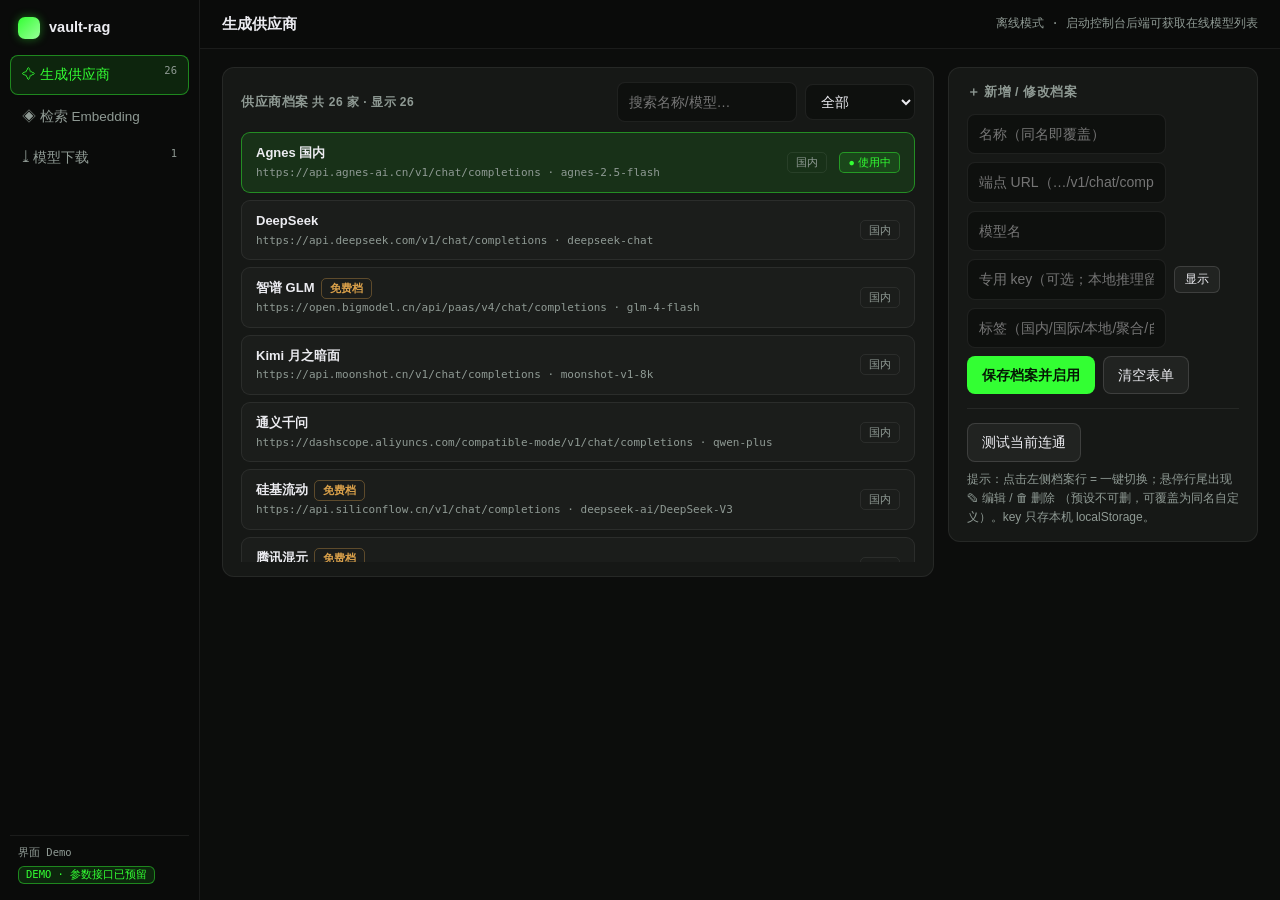
<file: docs/model_manager_demo.html>
<!DOCTYPE html>
<html lang="zh-CN">
<head>
<meta charset="UTF-8">
<meta name="viewport" content="width=device-width, initial-scale=1.0">
<title>vault-rag · 模型管理 Demo</title>
<!--
  ═══════════════════════════════════════════════════════════════
  模型管理界面 Demo（单文件 · 双击即用 · 数据存 localStorage）

  设计目标：
    · 生成供应商管理 = cc-switch 形态（预设库/搜索/增删改/一键切换/测活）
    · 模型下载      = LM Studio 形态（搜索模型→仓库→文件列表→队列进度→已下载）
    · 检索 Embedding = 来源链模式 + 端点档案 + 内置引擎状态

  参数接入：真实环境把底部 ADAPTER 区的 DEMO 置 false，并实现
  window.VaultRagAPI = { get/post/del } 指向后端 /api/* 端点即可，
  界面层只消费参数（profiles/ggufs/presets/downloads），不掺逻辑。
  另：检测到本地控制台(8765)在线时，模型搜索/文件列表走真实 HF 数据。
  ═══════════════════════════════════════════════════════════════
-->
<style>
:root {
  --bg: #0c0d0c; --surface: #161816; --surface2: #1e211f;
  --line: rgba(255,255,255,.07); --line2: rgba(255,255,255,.13);
  --fg: #ececf1; --muted: #8f9a94;
  --green: #33ff33; --green-dim: rgba(51,255,51,.11); --green-line: rgba(51,255,51,.45);
  --warn: #d9a04a; --err: #e06c5f;
  --radius: 12px; --mono: "Cascadia Code","JetBrains Mono",Consolas,monospace;
}
* { box-sizing: border-box; margin: 0; padding: 0; }
html, body { height: 100%; }
body { background: var(--bg); color: var(--fg);
  font: 14px/1.6 "Segoe UI Variable","Segoe UI","Microsoft YaHei",sans-serif; }
::-webkit-scrollbar { width: 9px; }
::-webkit-scrollbar-thumb { background: rgba(255,255,255,.12); border-radius: 6px; }
::-webkit-scrollbar-thumb:hover { background: rgba(51,255,51,.5); }
.app { display: flex; height: 100vh; }
.sidebar { width: 200px; flex-shrink: 0; background: #0a0b0a;
  border-right: 1px solid var(--line); padding: 14px 10px; display: flex; flex-direction: column; }
.brand { display: flex; align-items: center; gap: 9px; padding: 2px 8px 14px;
  font-weight: 650; font-size: 14.5px; }
.brand .dot-logo { width: 22px; height: 22px; border-radius: 7px; flex-shrink: 0;
  background: linear-gradient(135deg, #33ff33, #99ff99);
  box-shadow: 0 0 10px rgba(51,255,51,.4); }
.side-nav { flex: 1; }
.nav-item { display: block; width: 100%; text-align: left; background: none;
  border: 1px solid transparent; border-radius: 8px; color: var(--muted);
  font-size: 13.5px; padding: 8px 11px; margin: 2px 0; cursor: pointer;
  transition: all .14s; }
.nav-item:hover { color: var(--fg); background: rgba(255,255,255,.045); }
.nav-item.active { color: var(--green); background: var(--green-dim); border-color: var(--green-line); }
.nav-item .cnt { float: right; font: 10.5px var(--mono); color: var(--muted); }
.side-foot { border-top: 1px solid var(--line); padding: 10px 8px 2px;
  font: 10.5px var(--mono); color: var(--muted); }
.demo-badge { display: inline-block; background: var(--green-dim); color: var(--green);
  border: 1px solid var(--green-line); border-radius: 6px; padding: 1px 7px;
  font-size: 10.5px; margin-top: 6px; }
.content { flex: 1; display: flex; flex-direction: column; min-width: 0; }
.topbar { display: flex; align-items: center; justify-content: space-between;
  padding: 12px 22px; border-bottom: 1px solid var(--line); background: rgba(10,11,10,.8); }
.topbar h2 { font-size: 15px; }
main { flex: 1; overflow-y: auto; padding: 18px 22px; }
.panel { display: none; }
.panel.active { display: block; animation: rise .25s cubic-bezier(.2,.8,.2,1) both; }
@keyframes rise { from { opacity: 0; transform: translateY(8px); } }
.card { background: var(--surface); border: 1px solid var(--line);
  border-radius: var(--radius); padding: 14px 18px; margin-bottom: 14px; }
.card h3 { font-size: 12.5px; color: var(--muted); letter-spacing: .5px; margin-bottom: 12px; }
.muted { color: var(--muted); } .small { font-size: 12px; }
.mono { font-family: var(--mono); }
.row { display: flex; gap: 8px; align-items: center; margin: 8px 0; flex-wrap: wrap; }
input, select { background: rgba(0,0,0,.32); color: var(--fg); border: 1px solid var(--line);
  border-radius: 8px; padding: 8px 11px; font: inherit; }
input:focus, select:focus { outline: none; border-color: var(--green-line); }
button { background: rgba(255,255,255,.05); color: var(--fg); border: 1px solid var(--line2);
  border-radius: 8px; padding: 7px 14px; cursor: pointer; font: inherit; transition: all .14s; }
button:hover { border-color: var(--green-line); background: var(--green-dim); }
button.primary { background: var(--green); border-color: transparent; color: #041804; font-weight: 600; }
button.primary:hover { background: #5cff5c; }
button.danger { color: var(--err); border-color: rgba(224,108,95,.4); }
button.danger:hover { background: rgba(224,108,95,.1); }
button.mini { padding: 3px 10px; font-size: 11.5px; border-radius: 6px; }
.chip { font-size: 12px; color: var(--muted); background: rgba(255,255,255,.035);
  border: 1px solid var(--line); border-radius: 99px; padding: 4px 12px; cursor: pointer; }
.chip.on { color: #041804; background: var(--green); border-color: transparent; font-weight: 600; }
.msg { font-size: 12.5px; } .msg.ok { color: var(--green); } .msg.err { color: var(--err); }
.p-head { display: flex; align-items: center; justify-content: space-between; margin-bottom: 10px; }
.plist { display: flex; flex-direction: column; gap: 7px; max-height: 430px; overflow-y: auto; }
.prof { display: flex; align-items: center; gap: 12px; border: 1px solid var(--line);
  border-radius: 9px; background: rgba(255,255,255,.025); padding: 10px 14px; cursor: pointer;
  transition: all .15s; }
.prof:hover { border-color: var(--line2); background: rgba(255,255,255,.045); }
.prof.active { border-color: var(--green-line); background: var(--green-dim); }
.prof .body { flex: 1; min-width: 0; }
.prof .name { font-weight: 600; font-size: 13px; display: flex; gap: 6px; align-items: center; }
.prof .sub { color: var(--muted); font-size: 11px; font-family: var(--mono);
  overflow: hidden; text-overflow: ellipsis; white-space: nowrap; }
.tag { font-size: 10.5px; padding: 1px 8px; border-radius: 5px; flex-shrink: 0;
  border: 1px solid var(--line); color: var(--muted); }
.tag.use { color: var(--green); border-color: var(--green-line); background: var(--green-dim); }
.tag.local { color: #7dd3fc; border-color: rgba(125,211,252,.3); }
.tag.free { color: var(--warn); border-color: rgba(217,160,74,.35); }
.tag.key { color: var(--green); border: none; padding: 1px 4px; }
.prof .ops { display: none; gap: 4px; }
.prof:hover .ops { display: flex; }
.grid-2 { display: grid; grid-template-columns: 1.2fr 1fr; gap: 14px; align-items: start; }
@media (max-width: 1000px) { .grid-2 { grid-template-columns: 1fr; } }
.dl-row { display: flex; align-items: center; gap: 14px; border: 1px solid var(--line);
  border-radius: 9px; background: rgba(255,255,255,.025); padding: 10px 14px; margin-bottom: 8px; }
.dl-row .body { flex: 1; min-width: 0; }
.dl-row .name { font-weight: 600; font-size: 13px; }
.dl-row .sub { color: var(--muted); font-size: 11px; font-family: var(--mono); }
.qbadge { font-size: 10.5px; font-family: var(--mono); color: var(--green);
  border: 1px solid var(--green-line); border-radius: 5px; padding: 1px 7px; }
.dl-bar { height: 5px; background: rgba(255,255,255,.07); border-radius: 3px; overflow: hidden;
  margin-top: 6px; }
.dl-bar > div { height: 100%; width: 0; background: var(--green); transition: width .3s linear; }
.dl-info { font: 11px var(--mono); color: var(--muted); margin-top: 4px; }
.pulse-dot { display: inline-block; width: 7px; height: 7px; border-radius: 50%;
  background: var(--green); animation: blink 1s steps(2) infinite; margin-right: 6px; }
@keyframes blink { 50% { opacity: .25; } }
</style>
</head>
<body>
<div class="app">
  <aside class="sidebar">
    <div class="brand"><span class="dot-logo"></span> vault-rag</div>
    <div class="side-nav">
      <button class="nav-item active" data-nav="prov">✧ 生成供应商 <span class="cnt" id="cnt-prov"></span></button>
      <button class="nav-item" data-nav="emb">◈ 检索 Embedding</button>
      <button class="nav-item" data-nav="dl">⤓ 模型下载 <span class="cnt" id="cnt-dl"></span></button>
    </div>
    <div class="side-foot">
      界面 Demo<span class="demo-badge">DEMO · 参数接口已预留</span>
    </div>
  </aside>
  <div class="content">
    <div class="topbar"><h2 id="page-title">生成供应商</h2>
      <span class="mono muted small" id="head-info"></span></div>
    <main>

      <div class="panel active" id="panel-prov">
        <div class="grid-2">
          <div class="card">
            <div class="p-head">
              <h3 style="margin:0">供应商档案 <span class="muted small" id="prov-total"></span></h3>
              <div class="row" style="margin:0">
                <input id="prov-q" placeholder="搜索名称/模型…" style="width:180px">
                <select id="prov-tag" style="width:110px">
                  <option value="">全部</option><option>国内</option><option>国际</option>
                  <option>本地</option><option>聚合</option><option>自定义</option>
                </select>
              </div>
            </div>
            <div class="plist" id="prov-list"></div>
          </div>
          <div class="card">
            <h3 id="np-title">＋ 新增 / 修改档案</h3>
            <div class="row"><input id="np-name" placeholder="名称（同名即覆盖）"></div>
            <div class="row"><input id="np-url" placeholder="端点 URL（…/v1/chat/completions）"></div>
            <div class="row"><input id="np-model" placeholder="模型名"></div>
            <div class="row"><input id="np-key" type="password" placeholder="专用 key（可选；本地推理留空）">
              <button class="mini" id="np-eye">显示</button></div>
            <div class="row"><input id="np-tag" placeholder="标签（国内/国际/本地/聚合/自定义）"></div>
            <div class="row">
              <button class="primary" id="np-save">保存档案并启用</button>
              <button id="np-reset">清空表单</button>
            </div>
            <div class="msg" id="np-msg"></div>
            <hr style="border:none;border-top:1px solid var(--line);margin:14px 0">
            <div class="row">
              <button id="prov-test">测试当前连通</button>
              <span class="msg" id="prov-test-msg"></span>
            </div>
            <p class="muted small">提示：点击左侧档案行 = 一键切换；悬停行尾出现 ✎ 编辑 / 🗑 删除
              （预设不可删，可覆盖为同名自定义）。key 只存本机 localStorage。</p>
          </div>
        </div>
      </div>

      <div class="panel" id="panel-emb">
        <div class="card">
          <h3>向量来源链</h3>
          <p class="muted small">自动：HTTP 端点 → 内置 llama.cpp → 关键词（逐级降级，不阻塞检索）。</p>
          <div class="row" id="emb-mode">
            <label class="chip on" data-m="auto">● 自动（推荐）</label>
            <label class="chip" data-m="http">仅 HTTP 端点</label>
            <label class="chip" data-m="llamacpp">仅内置 llama.cpp</label>
            <label class="chip" data-m="off">纯关键词</label>
          </div>
        </div>
        <div class="grid-2">
          <div class="card">
            <h3>HTTP 端点档案</h3>
            <div class="plist" id="emb-list"></div>
            <h3 class="mt">＋ 新增 / 修改端点</h3>
            <div class="row"><input id="ep-name" placeholder="名称（如 LM Studio）"></div>
            <div class="row"><input id="ep-url" placeholder="URL（…/v1/embeddings）"></div>
            <div class="row"><input id="ep-model" placeholder="模型名"></div>
            <div class="row"><input id="ep-key" type="password" placeholder="key（云端用；本地留空）"></div>
            <div class="row"><button class="primary" id="ep-save">保存端点并启用</button>
              <span class="muted small">快捷：</span>
              <button class="mini" data-epq="LM Studio">LM Studio</button>
              <button class="mini" data-epq="内置 llama-server">llama-server</button>
              <button class="mini" data-epq="硅基流动">硅基流动</button></div>
          </div>
          <div class="card">
            <h3>内置 llama.cpp <span id="llama-state" class="muted small"></span></h3>
            <div class="kv" id="llama-info"></div>
            <h3 class="mt">已下载模型 <span class="muted small">（点击选用）</span></h3>
            <div class="plist" id="gguf-list"></div>
          </div>
        </div>
      </div>

      <div class="panel" id="panel-dl">
        <div class="card">
          <h3>搜索模型 <span class="muted small">（LM Studio 式：关键词或仓库 id；检测到本地控制台在线时拉真实 HF 数据）</span></h3>
          <div class="row">
            <input id="hf-kw" style="flex:1"
                   placeholder="搜索：关键词（qwen3 embedding）或仓库 id（Qwen/Qwen3-Embedding-0.6B-GGUF）">
            <button class="primary" id="hf-search">🔍 搜索模型</button>
          </div>
          <div class="row">
            <input id="hf-repo" style="flex:1" value="Qwen/Qwen3-Embedding-0.6B-GGUF"
                   placeholder="仓库 id">
            <label class="chip on" id="hf-mirror">hf-mirror 镜像</label>
            <button id="hf-browse">浏览文件</button>
          </div>
          <div id="hf-files" class="plist muted small">输入关键词或仓库后搜索</div>
        </div>
        <div class="card">
          <h3>下载队列 <span class="muted small" id="dl-hint"></span></h3>
          <div id="dl-queue" class="muted small">（无进行中任务）</div>
        </div>
        <div class="card">
          <h3>已下载模型 <span class="muted small" id="dl-done-hint"></span></h3>
          <div id="dl-done" class="plist"></div>
        </div>
      </div>

    </main>
  </div>
</div>

<script>
"use strict";
/* ══════════════ ADAPTER（真实环境替换此区即可） ══════════════ */
const DEMO = true;
const store = {
  get(k, d) { try { const v = localStorage.getItem("vr_" + k); return v ? JSON.parse(v) : d; } catch { return d; } },
  set(k, v) { localStorage.setItem("vr_" + k, JSON.stringify(v)); },
};
const esc = s => String(s ?? "").replace(/&/g, "&amp;").replace(/</g, "&lt;").replace(/>/g, "&gt;");
const $ = id => document.getElementById(id);
const fmtW = n => n >= 10000 ? (n / 1000).toFixed(1) + "k" : String(n);

/* ══════════════ 导航 ══════════════ */
const TITLES = { prov: "生成供应商", emb: "检索 Embedding", dl: "模型下载" };
document.querySelectorAll(".nav-item").forEach(b =>
  b.addEventListener("click", () => {
    document.querySelectorAll(".nav-item").forEach(x => x.classList.remove("active"));
    document.querySelectorAll(".panel").forEach(x => x.classList.remove("active"));
    b.classList.add("active");
    $("panel-" + b.dataset.nav).classList.add("active");
    $("page-title").textContent = TITLES[b.dataset.nav];
    if (b.dataset.nav === "prov") renderProv();
    if (b.dataset.nav === "emb") renderEmb();
    if (b.dataset.nav === "dl") { $("hf-repo").value = hfRepo; renderDlPage(); }
  }));

/* ══════════════ 生成供应商预设库（26 家） ══════════════ */
const PRESETS = [
  { name: "Agnes 国内",    tag: "国内", url: "https://api.agnes-ai.cn/v1/chat/completions",                 model: "agnes-2.5-flash" },
  { name: "DeepSeek",      tag: "国内", url: "https://api.deepseek.com/v1/chat/completions",               model: "deepseek-chat" },
  { name: "智谱 GLM",      tag: "国内", url: "https://open.bigmodel.cn/api/paas/v4/chat/completions",      model: "glm-4-flash", free: true },
  { name: "Kimi 月之暗面", tag: "国内", url: "https://api.moonshot.cn/v1/chat/completions",                model: "moonshot-v1-8k" },
  { name: "通义千问",      tag: "国内", url: "https://dashscope.aliyuncs.com/compatible-mode/v1/chat/completions", model: "qwen-plus" },
  { name: "硅基流动",      tag: "国内", url: "https://api.siliconflow.cn/v1/chat/completions",             model: "deepseek-ai/DeepSeek-V3", free: true },
  { name: "腾讯混元",      tag: "国内", url: "https://api.hunyuan.cloud.tencent.com/v1/chat/completions",  model: "hunyuan-lite", free: true },
  { name: "MiniMax",       tag: "国内", url: "https://api.minimax.chat/v1/text/chatcompletion_v2",         model: "abab6.5s-chat" },
  { name: "阶跃星辰",      tag: "国内", url: "https://api.stepfun.com/v1/chat/completions",                model: "step-1-8k" },
  { name: "零一万物",      tag: "国内", url: "https://api.lingyiwanwu.com/v1/chat/completions",            model: "yi-large" },
  { name: "百度千帆",      tag: "国内", url: "https://qianfan.baidubce.com/v2/chat/completions",           model: "ernie-4.0-8k" },
  { name: "字节豆包",      tag: "国内", url: "https://ark.cn-beijing.volces.com/api/v3/chat/completions",  model: "doubao-pro-32k" },
  { name: "OpenAI",        tag: "国际", url: "https://api.openai.com/v1/chat/completions",                 model: "gpt-4o-mini" },
  { name: "OpenRouter",    tag: "聚合", url: "https://openrouter.ai/api/v1/chat/completions",              model: "openrouter/auto" },
  { name: "Gemini",        tag: "国际", url: "https://generativelanguage.googleapis.com/v1beta/openai/chat/completions", model: "gemini-2.0-flash", free: true },
  { name: "Groq",          tag: "国际", url: "https://api.groq.com/openai/v1/chat/completions",            model: "llama-3.3-70b-versatile", free: true },
  { name: "Mistral",       tag: "国际", url: "https://api.mistral.ai/v1/chat/completions",                 model: "mistral-small-latest" },
  { name: "xAI Grok",      tag: "国际", url: "https://api.x.ai/v1/chat/completions",                       model: "grok-beta" },
  { name: "Together",      tag: "聚合", url: "https://api.together.xyz/v1/chat/completions",               model: "meta-llama/Llama-3.3-70B-Instruct-Turbo" },
  { name: "Fireworks",     tag: "聚合", url: "https://api.fireworks.ai/inference/v1/chat/completions",     model: "llama-v3p3-70b-instruct" },
  { name: "Cerebras",      tag: "国际", url: "https://api.cerebras.ai/v1/chat/completions",                model: "llama3.1-8b", free: true },
  { name: "Perplexity",    tag: "国际", url: "https://api.perplexity.ai/chat/completions",                 model: "sonar" },
  { name: "LM Studio",     tag: "本地", url: "http://127.0.0.1:1234/v1/chat/completions",   model: "（已加载模型）", local: true },
  { name: "Ollama",        tag: "本地", url: "http://127.0.0.1:11434/v1/chat/completions",  model: "llama3.1", local: true },
  { name: "llama.cpp",     tag: "本地", url: "http://127.0.0.1:8080/v1/chat/completions",   model: "qwen3", local: true },
  { name: "vLLM",          tag: "本地", url: "http://127.0.0.1:8000/v1/chat/completions",   model: "（部署的模型）", local: true },
];

const EMB_PRESETS = [
  { name: "LM Studio",          url: "http://127.0.0.1:1234/v1/embeddings",  model: "text-embedding-qwen3-embedding-0.6b", local: true },
  { name: "内置 llama-server",  url: "http://127.0.0.1:18900/v1/embeddings", model: "qwen3", local: true },
  { name: "硅基流动 Qwen3",     url: "https://api.siliconflow.cn/v1/embeddings", model: "Qwen/Qwen3-Embedding-0.6B" },
];

/* ══════════════ 状态 ══════════════ */
let profiles = store.get("profiles", PRESETS.map(p => ({ ...p })));
let active   = store.get("active", "Agnes 国内");
let embMode  = store.get("embMode", "auto");
let embProfiles = store.get("embProfiles", EMB_PRESETS.map(p => ({ ...p })));
let embActive = store.get("embActive", "LM Studio");
let ggufs    = store.get("ggufs", [{ file: "Qwen3-Embedding-0.6B-Q8_0.gguf", mb: 650 }]);
let ggufUse  = store.get("ggufUse", "Qwen3-Embedding-0.6B-Q8_0.gguf");
let downloads = store.get("downloads", {});
let hfRepo = store.get("hfRepo", "Qwen/Qwen3-Embedding-0.6B-GGUF");
let hfFiles = [];
let backendLive = null;

function save() {
  store.set("profiles", profiles); store.set("active", active);
  store.set("embMode", embMode); store.set("embProfiles", embProfiles);
  store.set("embActive", embActive); store.set("ggufs", ggufs);
  store.set("ggufUse", ggufUse); store.set("downloads", downloads);
  store.set("hfRepo", hfRepo);
}

/* ══════════════ 生成供应商 ══════════════ */
function renderProv() {
  const q = ($("prov-q").value || "").toLowerCase();
  const tag = $("prov-tag").value;
  const list = profiles.filter(p =>
    (!tag || (p.tag || "自定义") === tag || (tag === "自定义" && p.custom)) &&
    (!q || p.name.toLowerCase().includes(q) || p.model.toLowerCase().includes(q) || p.url.toLowerCase().includes(q)));
  $("prov-total").textContent = `共 ${profiles.length} 家 · 显示 ${list.length}`;
  $("cnt-prov").textContent = profiles.length;
  const box = $("prov-list");
  box.innerHTML = "";
  list.forEach(p => {
    const act = p.name === active;
    const row = document.createElement("div");
    row.className = "prof" + (act ? " active" : "");
    row.innerHTML =
      `<div class="body"><div class="name">${esc(p.name)}` +
      (p.free ? ` <span class="tag free">免费档</span>` : ``) +
      (p.local ? ` <span class="tag local">本地</span>` : ``) +
      (p.key ? `<span class="tag key" title="档案自带 key">🔑</span>` : ``) +
      `</div><div class="sub">${esc(p.url)} · ${esc(p.model)}</div></div>` +
      `<span class="tag">${esc(p.tag || "")}</span>` +
      (act ? `<span class="tag use">● 使用中</span>` : ``) +
      `<div class="ops"><button class="mini" data-edit="${esc(p.name)}">✎</button>` +
      `<button class="mini danger" data-del="${esc(p.name)}">🗑</button></div>`;
    row.addEventListener("click", (e) => {
      if (e.target.closest("[data-edit]")) { fillForm(p); return; }
      if (e.target.closest("[data-del]")) {
        if (!confirm(`删除档案「${p.name}」？`)) return;
        profiles = profiles.filter(x => x.name !== p.name);
        if (active === p.name) active = profiles[0].name;
        save(); renderProv(); return;
      }
      active = p.name; save(); renderProv();
    });
    box.appendChild(row);
  });
}
function fillForm(p) {
  $("np-title").textContent = "✎ 编辑档案 · " + p.name;
  $("np-name").value = p.name; $("np-url").value = p.url;
  $("np-model").value = p.model; $("np-key").value = p.key || "";
  $("np-tag").value = p.tag || ""; $("np-name").focus();
}
$("prov-q").addEventListener("input", renderProv);
$("prov-tag").addEventListener("change", renderProv);
$("np-eye").addEventListener("click", () => {
  const k = $("np-key"); k.type = k.type === "password" ? "text" : "password";
});
$("np-reset").addEventListener("click", () => {
  ["np-name", "np-url", "np-model", "np-key", "np-tag"].forEach(id => $(id).value = "");
  $("np-title").textContent = "＋ 新增 / 修改档案";
});
$("np-save").addEventListener("click", () => {
  const name = $("np-name").value.trim(), url = $("np-url").value.trim();
  const model = $("np-model").value.trim(), key = $("np-key").value.trim();
  const tag = $("np-tag").value.trim() || "自定义";
  if (!name || !url) { $("np-msg").className = "msg err"; $("np-msg").textContent = "名称与 URL 必填"; return; }
  const i = profiles.findIndex(p => p.name === name);
  const prof = { name, url, model, tag: i >= 0 ? (profiles[i].tag || tag) : tag,
                 custom: true, ...(key ? { key } : {}) };
  if (i >= 0) profiles[i] = prof; else profiles.push(prof);
  active = name; save(); renderProv();
  $("np-msg").className = "msg ok"; $("np-msg").textContent = `✓ 已保存并启用「${name}」`;
  setTimeout(() => $("np-msg").textContent = "", 3000);
});
$("prov-test").addEventListener("click", () => {
  const el = $("prov-test-msg");
  el.className = "msg muted"; let ms = 0;
  const t = setInterval(() => { ms += 80; el.textContent = `测试中 ${ms}ms…`; }, 80);
  setTimeout(() => {
    clearInterval(t);
    const ok = Math.random() > 0.25 || active.includes("国内");
    el.className = "msg " + (ok ? "ok" : "err");
    el.textContent = ok ? `✓ 连通（${300 + Math.floor(Math.random() * 500)}ms）` : "✗ 连接失败（检查 key/网络）";
  }, 900);
});

/* ══════════════ 检索 Embedding ══════════════ */
function renderEmb() {
  document.querySelectorAll("#emb-mode .chip").forEach(c =>
    c.classList.toggle("on", c.dataset.m === embMode));
  const list = $("emb-list");
  list.innerHTML = "";
  embProfiles.forEach(p => {
    const act = p.name === embActive;
    const row = document.createElement("div");
    row.className = "prof" + (act ? " active" : "");
    row.innerHTML =
      `<div class="body"><div class="name">${esc(p.name)}${p.key ? `<span class="tag key">🔑</span>` : ``}</div>` +
      `<div class="sub">${esc(p.url)} · ${esc(p.model)}</div></div>` +
      (p.local ? `<span class="tag local">本地</span>` : ``) +
      (act ? `<span class="tag use">● 使用中</span>` : ``) +
      `<div class="ops"><button class="mini" data-edit="${esc(p.name)}">✎</button>` +
      `<button class="mini" data-del="${esc(p.name)}">🗑</button></div>`;
    row.addEventListener("click", (e) => {
      if (e.target.closest("[data-edit]")) { $("ep-name").value = p.name; $("ep-url").value = p.url;
        $("ep-model").value = p.model; $("ep-key").value = p.key || ""; return; }
      if (e.target.closest("[data-del]")) { if (!confirm(`删除端点「${p.name}」？`)) return;
        embProfiles = embProfiles.filter(x => x.name !== p.name);
        if (embActive === p.name) embActive = embProfiles[0].name;
        save(); renderEmb(); return; }
      embActive = p.name; save(); renderEmb();
    });
    list.appendChild(row);
  });
  $("llama-state").innerHTML = `<span style="color:var(--green)">✓ 就绪</span>`;
  $("llama-info").innerHTML =
    `<div class="row"><span class="muted" style="min-width:64px">服务端</span>` +
    `<span class="mono small">llama-server.exe（内置，按需拉起）</span></div>` +
    `<div class="row"><span class="muted" style="min-width:64px">当前模型</span>` +
    `<span class="mono small">${esc(ggufUse)}</span></div>`;
  renderGgufs();
}
document.querySelectorAll("#emb-mode .chip").forEach(c => c.addEventListener("click", () => {
  embMode = c.dataset.m; save(); renderEmb();
}));
document.querySelectorAll("[data-epq]").forEach(b => b.addEventListener("click", () => {
  const p = embProfiles.find(x => x.name === b.dataset.epq);
  if (p) { $("ep-name").value = p.name; $("ep-url").value = p.url;
           $("ep-model").value = p.model; $("ep-key").value = p.key || ""; }
}));
$("ep-save").addEventListener("click", () => {
  const name = $("ep-name").value.trim(), url = $("ep-url").value.trim();
  if (!name || !url) { alert("名称与 URL 必填"); return; }
  const key = $("ep-key").value.trim();
  const i = embProfiles.findIndex(x => x.name === name);
  const prof = { name, url, model: $("ep-model").value.trim(),
                 local: url.includes("127.0.0.1") || url.includes("localhost"), ...(key ? { key } : {}) };
  if (i >= 0) embProfiles[i] = prof; else embProfiles.push(prof);
  embActive = name; save(); renderEmb();
});
function renderGgufs() {
  const box = $("gguf-list");
  box.innerHTML = "";
  ggufs.forEach(g => {
    const act = g.file === ggufUse;
    const row = document.createElement("div");
    row.className = "prof" + (act ? " active" : "");
    row.innerHTML =
      `<div class="body"><div class="name">${esc(g.file)}</div></div>` +
      `<span class="p-tag">${g.mb} MB</span>` +
      (act ? `<span class="tag use">● 使用中</span>` : ``) +
      `<div class="ops"><button class="mini danger" data-del="${esc(g.file)}">🗑</button></div>`;
    row.addEventListener("click", (e) => {
      if (e.target.closest("[data-del]")) {
        if (!confirm(`删除 ${g.file}？`)) return;
        ggufs = ggufs.filter(x => x.file !== g.file);
        if (ggufUse === g.file && ggufs.length) ggufUse = ggufs[0].file;
        save(); renderEmb(); return;
      }
      ggufUse = g.file; save(); renderEmb();
    });
    box.appendChild(row);
  });
}

/* ══════════════ 模型下载（LM Studio 式 · 真实搜索） ══════════════ */
const HF_CATALOG = {   // 离线兜底目录（后端不可用时仍可浏览/模拟下载）
  "Qwen/Qwen3-Embedding-0.6B-GGUF": [
    { file: "Qwen3-Embedding-0.6B-Q8_0.gguf",   mb: 650, q: "Q8_0" },
    { file: "Qwen3-Embedding-0.6B-Q6_K.gguf",   mb: 550, q: "Q6_K" },
    { file: "Qwen3-Embedding-0.6B-Q5_K_M.gguf", mb: 480, q: "Q5_K_M" },
    { file: "Qwen3-Embedding-0.6B-Q4_K_M.gguf", mb: 380, q: "Q4_K_M" },
  ],
  "Qwen/Qwen3-Embedding-4B-GGUF": [
    { file: "Qwen3-Embedding-4B-Q8_0.gguf", mb: 4300, q: "Q8_0" },
    { file: "Qwen3-Embedding-4B-Q4_K_M.gguf", mb: 2500, q: "Q4_K_M" },
  ],
  "Qwen/Qwen3-Embedding-8B-GGUF": [
    { file: "Qwen3-Embedding-8B-Q8_0.gguf", mb: 8300, q: "Q8_0" },
    { file: "Qwen3-Embedding-8B-Q4_K_M.gguf", mb: 4900, q: "Q4_K_M" },
  ],
  "nomic-ai/nomic-embed-text-v1.5-GGUF": [
    { file: "nomic-embed-text-v1.5.Q8_0.gguf", mb: 84, q: "Q8_0" },
    { file: "nomic-embed-text-v1.5.Q4_K_M.gguf", mb: 60, q: "Q4_K_M" },
  ],
};

async function probeBackend() {
  try {
    const ctl = new AbortController();
    const timer = setTimeout(() => ctl.abort(), 2500);
    const r = await fetch("http://127.0.0.1:8765/api/status",
                          { signal: ctl.signal });
    clearTimeout(timer);                 // 完成即撤引爆器，避免误杀后续请求
    backendLive = r.ok;
  } catch { backendLive = false; }
  return backendLive;
}
async function backendApi(path) {
  const r = await fetch("http://127.0.0.1:8765" + path);
  if (!r.ok) throw new Error("HTTP " + r.status);
  return r.json();
}
const quantOf = f => ((f.match(/(IQ\d_\w+|Q\d_K_S?|Q\d_K_M|Q\d_0|Q\d|f16|bf16)/i) || [""])[0]).toUpperCase();

async function searchModels() {
  const kw = $("hf-kw").value.trim();
  if (!kw) return;
  const box = $("hf-files");
  if (backendLive === null) await probeBackend();
  box.innerHTML = `<div class="dl-row"><span class="pulse-dot"></span><span class="small">搜索中（${backendLive ? "经本地后端 · 在线数据" : "后端离线 · 仅离线目录"}）…</span></div>`;
  let repos = [];
  if (backendLive) {
    try {
      const r = await backendApi(`/api/embed/hf/search?kw=${encodeURIComponent(kw)}&mirror=true`);
      repos = r.repos.map(x => ({ id: x.id, downloads: x.downloads, likes: x.likes, online: true }));
    } catch { /* 落到离线目录 */ }
  }
  const kws = kw.toLowerCase().split(/\s+/).filter(Boolean);
  for (const repo of Object.keys(HF_CATALOG)) {
    const rl = repo.toLowerCase();
    if (kws.some(w => rl.includes(w)) && !repos.find(x => x.id === repo))
      repos.unshift({ id: repo, downloads: 0, likes: 0, offline: true });
  }
  if (!repos.length) {
    box.innerHTML = `<span class="empty">没有匹配的仓库（离线目录仅含 Qwen3/nomic 系列；启动控制台后端可搜全网 GGUF）</span>`;
    return;
  }
  box.innerHTML = `<div class="muted small" style="margin-bottom:8px">找到 ${repos.length} 个仓库 · 点击查看可下载文件</div>`;
  repos.forEach(rep => {
    const row = document.createElement("div");
    row.className = "dl-row";
    row.style.cursor = "pointer";
    row.innerHTML =
      `<div class="body"><div class="name">${esc(rep.id)}</div>` +
      `<div class="sub">${rep.online ? "🟢 在线" : "📁 离线目录"}${rep.downloads ? ` · 下载量 ${fmtW(rep.downloads)}` : ""}${rep.likes ? ` · ★${rep.likes}` : ""}</div></div>` +
      `<span class="tag use">查看文件</span>`;
    row.addEventListener("click", () => { $("hf-repo").value = rep.id; hfRepo = rep.id; save(); browseRepo(); });
    box.appendChild(row);
  });
}

async function browseRepo() {
  const repo = hfRepo = $("hf-repo").value.trim() || hfRepo;
  save();
  const box = $("hf-files");
  if (backendLive === null) await probeBackend();
  let files = null, src = "";
  if (backendLive) {
    try {
      const r = await backendApi(`/api/embed/hf/files?repo=${encodeURIComponent(repo)}&mirror=true`);
      files = (r.files || []).map(f => ({ file: f.file, mb: f.size_mb }));
      src = "🟢 在线列表";
    } catch { /* 兜底 */ }
  }
  if (!files && HF_CATALOG[repo]) { files = HF_CATALOG[repo]; src = "📁 离线目录"; }
  if (!files) { box.innerHTML = `<span class="empty">未获取到文件（后端离线且不在离线目录）。启动控制台后端后重试。</span>`; return; }
  box.innerHTML = `<div class="muted small" style="margin-bottom:8px">${esc(repo)} · ${files.length} 个文件 · ${src}</div>`;
  files.forEach(f => {
    const q = quantOf(f.file) || f.q || "";
    const dling = downloads[f.file] && !downloads[f.file].done;
    const doneFile = ggufs.find(g => g.file === f.file);
    const row = document.createElement("div");
    row.className = "dl-row";
    row.innerHTML =
      `<div class="body"><div class="name">${esc(f.file)}</div>` +
      `<div class="sub">${esc(repo)}</div>` +
      `<div class="dl-bar" style="display:${dling ? "block" : "none"}"><div style="width:${dling ? downloads[f.file].pct : 0}%"></div></div>` +
      (dling ? `<div class="dl-info">${downloads[f.file].pct}% · ${downloads[f.file].speed} MB/s</div>` : ``) +
      `</div>` +
      (q ? `<span class="qbadge">${esc(q)}</span>` : ``) +
      `<span class="muted small">${f.mb} MB</span>` +
      (doneFile ? `<span class="tag use">✓ 已下载</span>`
                : `<button class="primary mini" data-dl="${esc(f.file)}" ${dling ? "disabled" : ""}>${dling ? "下载中" : "下载"}</button>`);
    const btn = row.querySelector("[data-dl]");
    if (btn) btn.addEventListener("click", () => startDownload({ file: f.file, mb: f.mb }));
    box.appendChild(row);
  });
  tickDownloads();
}
$("hf-search").addEventListener("click", searchModels);
$("hf-kw").addEventListener("keydown", e => { if (e.key === "Enter") searchModels(); });
$("hf-browse").addEventListener("click", browseRepo);
$("hf-mirror").addEventListener("click", () => $("hf-mirror").classList.toggle("on"));

function startDownload(f) {
  downloads[f.file] = { mb_total: f.mb, mb_done: 0, pct: 0, speed: (2 + Math.random() * 6).toFixed(1), done: false };
  save(); browseRepo(); renderQueue(); renderGgufs();
}
function renderQueue() {
  const act = Object.entries(downloads).filter(([f, d]) => !d.done);
  const q = $("dl-queue");
  q.innerHTML = act.length ? act.map(([f, d]) =>
    `<div class="dl-row"><span class="pulse-dot"></span>` +
    `<div class="body"><div class="name">${esc(f)}</div>` +
    `<div class="dl-bar"><div style="width:${d.pct}%"></div></div></div>` +
    `<span class="dl-info">${d.pct}% · ${d.speed} MB/s</span></div>`).join("")
    : `（无进行中任务）`;
  $("dl-done-hint").textContent = `${ggufs.length} 个`;
  $("cnt-dl").textContent = ggufs.length;
}
function tickDownloads() {
  let any = false;
  for (const [file, d] of Object.entries(downloads)) {
    if (d.done) continue;
    any = true;
    d.mb_done = Math.min(d.mb_total, d.mb_done + Number(d.speed) * 0.6);
    d.pct = Math.round(d.mb_done / d.mb_total * 100);
    if (d.mb_done >= d.mb_total) {
      d.done = true;
      if (!ggufs.find(g => g.file === file)) ggufs.push({ file, mb: d.mb_total });
    }
  }
  save();
  if ($("panel-dl").classList.contains("active")) { renderQueue(); if (any && hfFiles.length) browseRepo(); }
  if (any) setTimeout(tickDownloads, 600);
}

/* ══════════════ 启动 ══════════════ */
(async () => {
  await probeBackend();
  renderProv(); renderEmb(); renderQueue();
  $("head-info").textContent = backendLive
    ? "已连接本地控制台 · 模型数据实时获取"
    : "离线模式 · 启动控制台后端可获取在线模型列表";
})();
</script>
</body>
</html>
</file>
